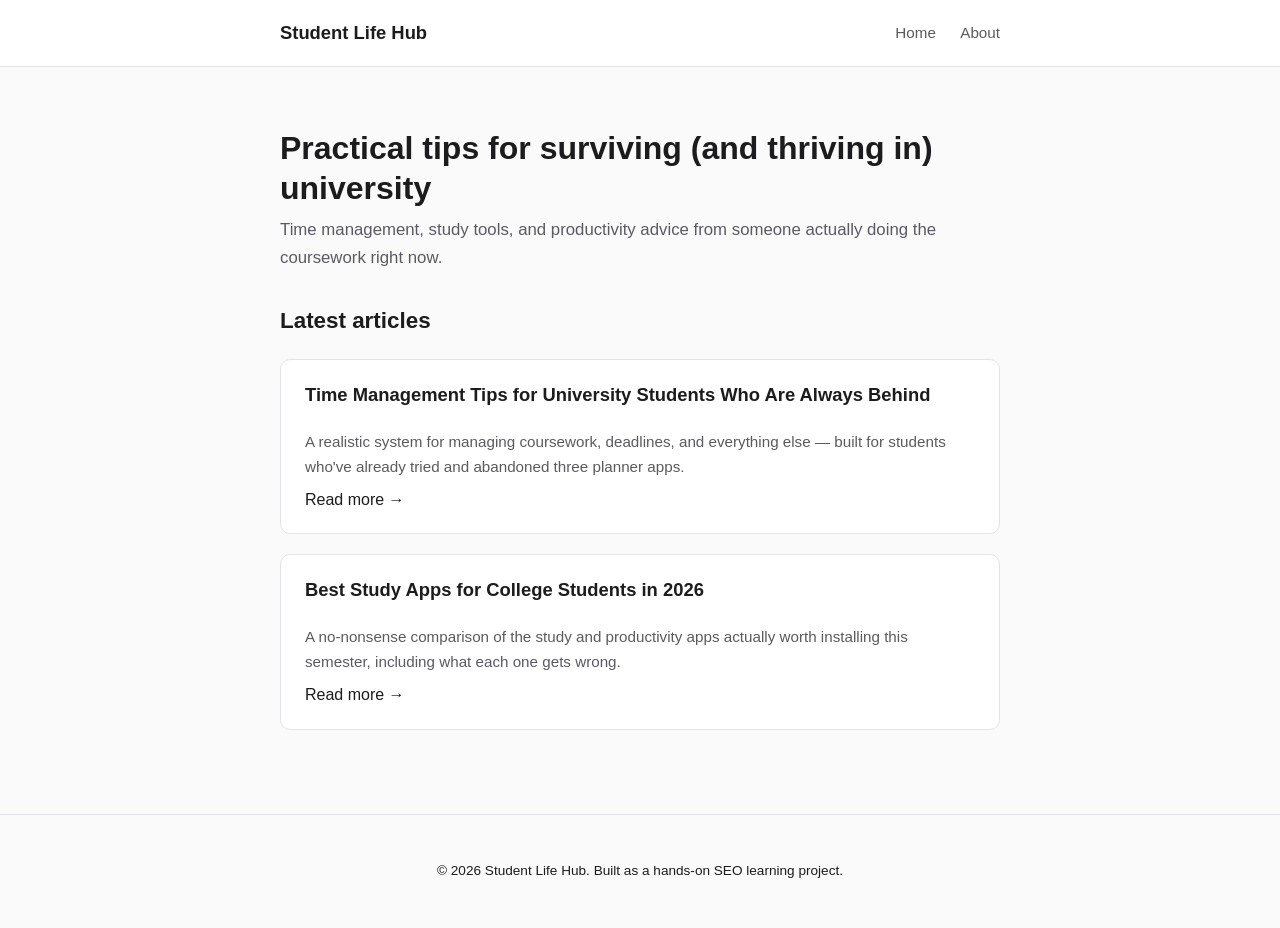
<file: index.html>
<!DOCTYPE html>
<html lang="en">
<head>
<meta charset="UTF-8">
<meta name="viewport" content="width=device-width, initial-scale=1.0">
<title>Student Life Hub | Practical Tips for University Students</title>
<meta name="description" content="Practical, no-fluff guides on time management, productivity, and study tools for university students, written by a current CS student.">
<link rel="canonical" href="https://fuyad22.github.io/StudentLifeHub/">
<meta property="og:type" content="website">
<meta property="og:title" content="Student Life Hub | Practical Tips for University Students">
<meta property="og:description" content="Practical, no-fluff guides on time management, productivity, and study tools for university students.">
  <meta name="google-site-verification" content="k7TNh94xLJM_PYPOw0VKXB4tE9zKTUszJoJQhpKRCmY" />
<meta property="og:url" content="https://fuyad22.github.io/StudentLifeHub/">
<link rel="stylesheet" href="css/style.css">
  <!-- Google tag (gtag.js) -->
<script async src="https://www.googletagmanager.com/gtag/js?id=G-PQTP6H2036"></script>
<script>
  window.dataLayer = window.dataLayer || [];
  function gtag(){dataLayer.push(arguments);}
  gtag('js', new Date());

  gtag('config', 'G-PQTP6H2036');
</script>
<script type="application/ld+json">
{
  "@context": "https://schema.org",
  "@type": "WebSite",
  "name": "Student Life Hub",
  "url": "https://fuyad22.github.io/StudentLifeHub/",
  "description": "Practical, no-fluff guides on time management, productivity, and study tools for university students."
}
</script>
</head>
<body>

<header class="site-header">
  <nav>
    <a class="logo" href="/StudentLifeHub/">Student Life Hub</a>
    <div class="nav-links">
      <a href="/StudentLifeHub/">Home</a>
      <a href="/StudentLifeHub/about.html">About</a>
    </div>
  </nav>
</header>

<main>
  <h1>Practical tips for surviving (and thriving in) university</h1>
  <p class="subtitle">Time management, study tools, and productivity advice from someone actually doing the coursework right now.</p>

  <h2>Latest articles</h2>

  <div class="card">
    <h3><a href="/StudentLifeHub/blog/time-management-tips-for-university-students.html">Time Management Tips for University Students Who Are Always Behind</a></h3>
    <p class="excerpt">A realistic system for managing coursework, deadlines, and everything else — built for students who've already tried and abandoned three planner apps.</p>
    <a href="/StudentLifeHub/blog/time-management-tips-for-university-students.html">Read more &rarr;</a>
  </div>

  <div class="card">
    <h3><a href="/StudentLifeHub/blog/best-study-apps-for-college-students.html">Best Study Apps for College Students in 2026</a></h3>
    <p class="excerpt">A no-nonsense comparison of the study and productivity apps actually worth installing this semester, including what each one gets wrong.</p>
    <a href="/StudentLifeHub/blog/best-study-apps-for-college-students.html">Read more &rarr;</a>
  </div>
</main>

<footer class="site-footer">
  <p>&copy; 2026 Student Life Hub. Built as a hands-on SEO learning project.</p>
</footer>

</body>
</html>
</file>
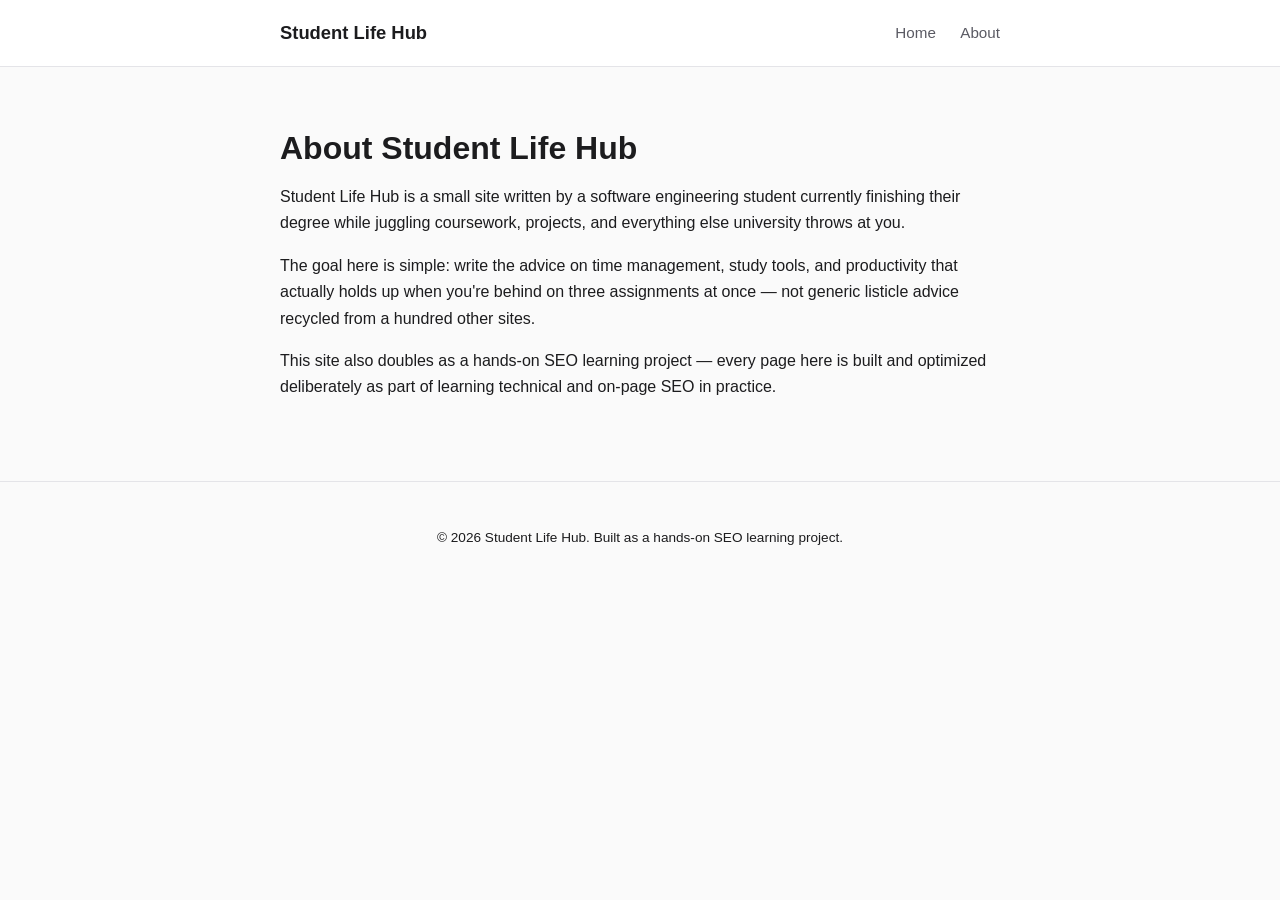
<file: about.html>
<!DOCTYPE html>
<html lang="en">
<head>
<meta charset="UTF-8">
<meta name="viewport" content="width=device-width, initial-scale=1.0">
<title>About | Student Life Hub</title>
<meta name="description" content="Student Life Hub is a small, honest resource for university students on time management, study tools, and productivity — written from real coursework experience.">
<link rel="canonical" href="https://fuyad22.github.io/StudentLifeHub/about.html">
<meta property="og:type" content="website">
<meta property="og:title" content="About | Student Life Hub">
<meta property="og:description" content="Student Life Hub is a small, honest resource for university students on time management, study tools, and productivity.">
<meta property="og:url" content="https://fuyad22.github.io/StudentLifeHub/about.html">
<link rel="stylesheet" href="css/style.css">
  <!-- Google tag (gtag.js) -->
<script async src="https://www.googletagmanager.com/gtag/js?id=G-PQTP6H2036"></script>
<script>
  window.dataLayer = window.dataLayer || [];
  function gtag(){dataLayer.push(arguments);}
  gtag('js', new Date());

  gtag('config', 'G-PQTP6H2036');
</script>
</head>
<body>

<header class="site-header">
  <nav>
    <a class="logo" href="/StudentLifeHub/">Student Life Hub</a>
    <div class="nav-links">
      <a href="/StudentLifeHub/">Home</a>
      <a href="/StudentLifeHub/about.html">About</a>
    </div>
  </nav>
</header>

<main>
  <h1>About Student Life Hub</h1>
  <p>Student Life Hub is a small site written by a software engineering student currently finishing their degree while juggling coursework, projects, and everything else university throws at you.</p>
  <p>The goal here is simple: write the advice on time management, study tools, and productivity that actually holds up when you're behind on three assignments at once — not generic listicle advice recycled from a hundred other sites.</p>
  <p>This site also doubles as a hands-on SEO learning project — every page here is built and optimized deliberately as part of learning technical and on-page SEO in practice.</p>
</main>

<footer class="site-footer">
  <p>&copy; 2026 Student Life Hub. Built as a hands-on SEO learning project.</p>
</footer>

</body>
</html>
</file>
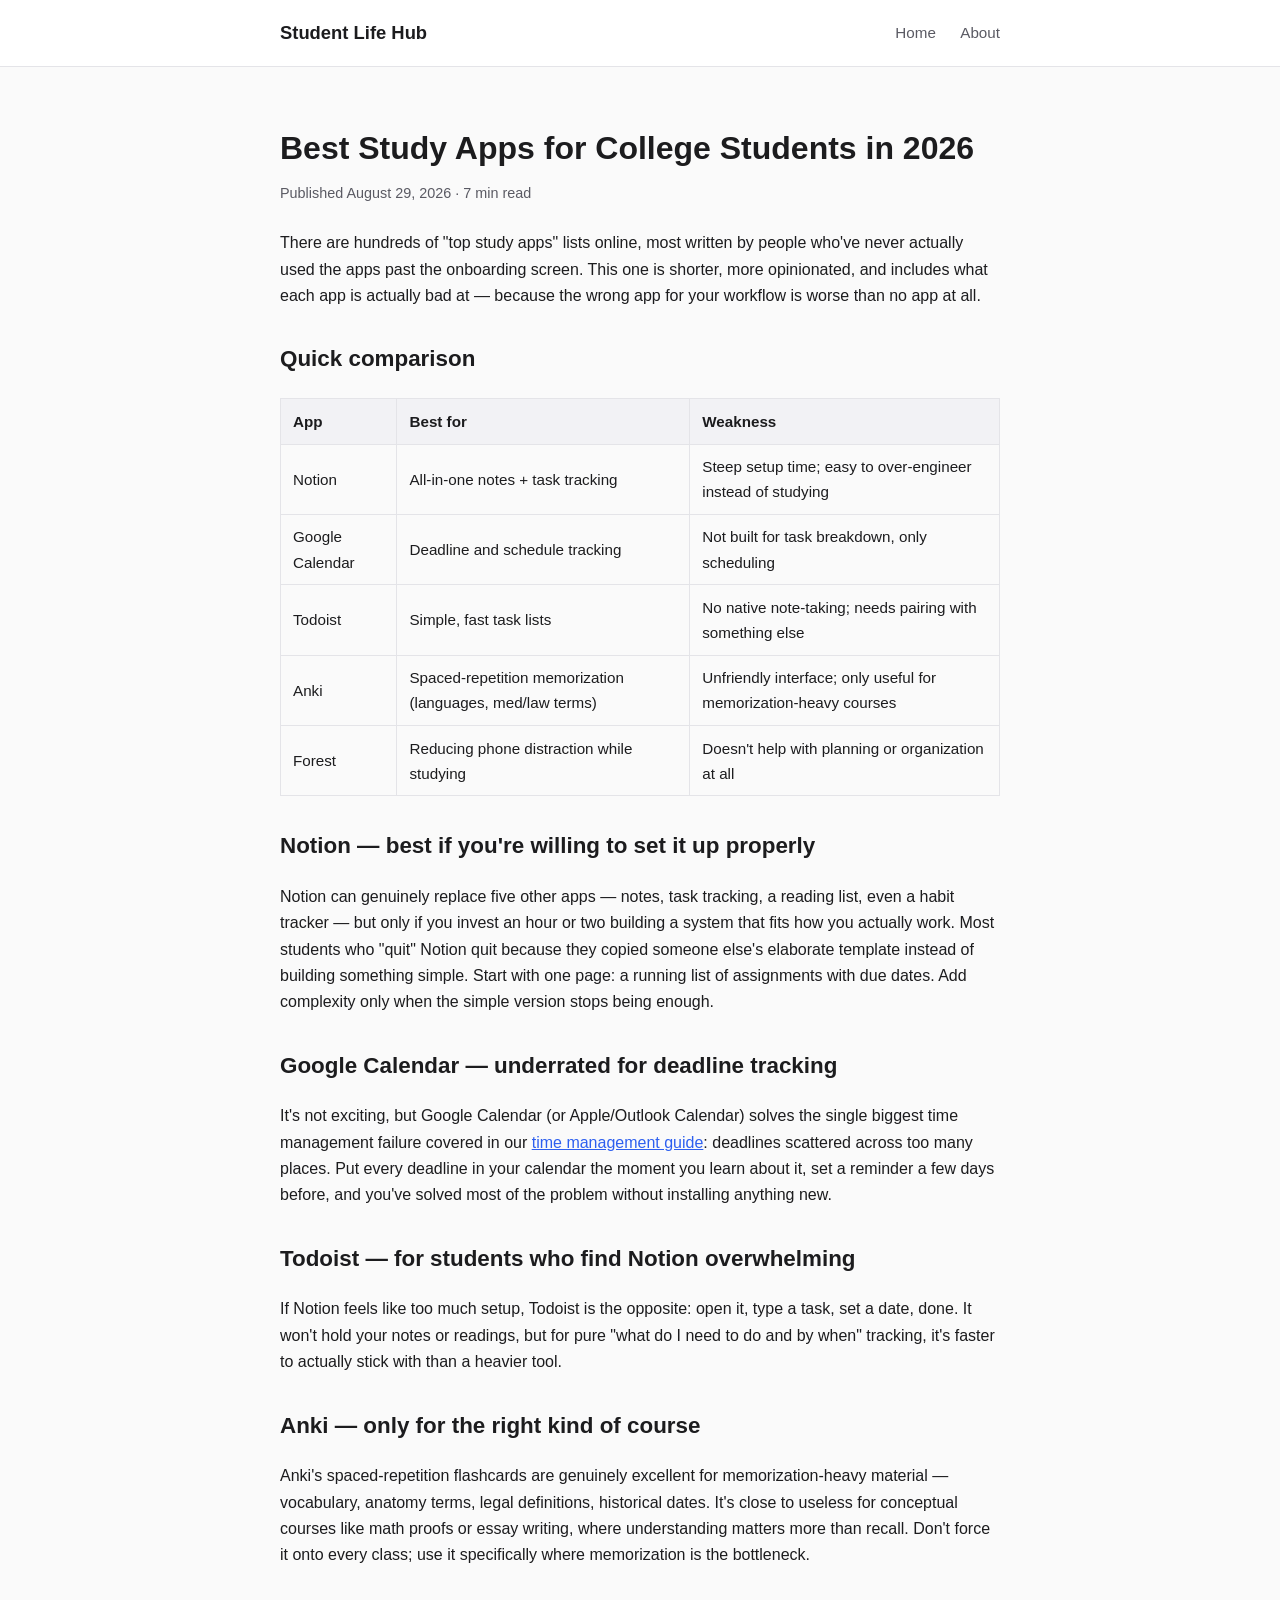
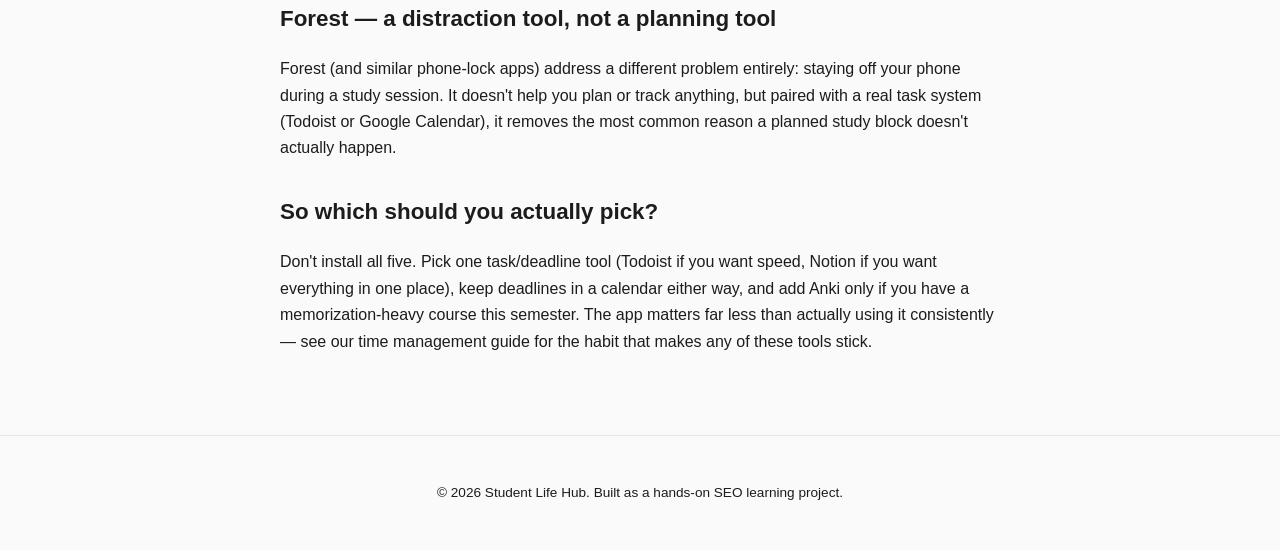
<file: blog/best-study-apps-for-college-students.html>
<!DOCTYPE html>
<html lang="en">
<head>
<meta charset="UTF-8">
<meta name="viewport" content="width=device-width, initial-scale=1.0">
<title>Best Study Apps for College Students in 2026</title>
<meta name="description" content="An honest comparison of the study and productivity apps actually worth installing this semester, including what each one gets wrong.">
<link rel="canonical" href="https://fuyad22.github.io/StudentLifeHub/blog/best-study-apps-for-college-students.html">
<meta property="og:type" content="article">
<meta property="og:title" content="Best Study Apps for College Students in 2026">
<meta property="og:description" content="An honest comparison of the study and productivity apps actually worth installing this semester.">
<meta property="og:url" content="https://fuyad22.github.io/StudentLifeHub/blog/best-study-apps-for-college-students.html">
<link rel="stylesheet" href="../css/style.css">
<!-- Google tag (gtag.js) -->
<script async src="https://www.googletagmanager.com/gtag/js?id=G-PQTP6H2036"></script>
<script>
  window.dataLayer = window.dataLayer || [];
  function gtag(){dataLayer.push(arguments);}
  gtag('js', new Date());

  gtag('config', 'G-PQTP6H2036');
</script>
<script type="application/ld+json">
{
  "@context": "https://schema.org",
  "@type": "Article",
  "headline": "Best Study Apps for College Students in 2026",
  "description": "An honest comparison of the study and productivity apps actually worth installing this semester.",
  "datePublished": "2026-08-29T00:00:00+06:00",
  "author": {
    "@type": "Person",
    "name": "Fuyad",
    "url": "https://fuyad22.github.io/StudentLifeHub/about.html"
  }
}
</script>
</head>
<body>

<header class="site-header">
  <nav>
    <a class="logo" href="/StudentLifeHub/">Student Life Hub</a>
    <div class="nav-links">
      <a href="/StudentLifeHub/">Home</a>
      <a href="/StudentLifeHub/about.html">About</a>
    </div>
  </nav>
</header>

<main>
  <h1>Best Study Apps for College Students in 2026</h1>
  <p class="post-meta">Published August 29, 2026 &middot; 7 min read</p>

  <p>There are hundreds of "top study apps" lists online, most written by people who've never actually used the apps past the onboarding screen. This one is shorter, more opinionated, and includes what each app is actually bad at — because the wrong app for your workflow is worse than no app at all.</p>

  <h2>Quick comparison</h2>
  <table>
    <thead>
      <tr><th>App</th><th>Best for</th><th>Weakness</th></tr>
    </thead>
    <tbody>
      <tr><td>Notion</td><td>All-in-one notes + task tracking</td><td>Steep setup time; easy to over-engineer instead of studying</td></tr>
      <tr><td>Google Calendar</td><td>Deadline and schedule tracking</td><td>Not built for task breakdown, only scheduling</td></tr>
      <tr><td>Todoist</td><td>Simple, fast task lists</td><td>No native note-taking; needs pairing with something else</td></tr>
      <tr><td>Anki</td><td>Spaced-repetition memorization (languages, med/law terms)</td><td>Unfriendly interface; only useful for memorization-heavy courses</td></tr>
      <tr><td>Forest</td><td>Reducing phone distraction while studying</td><td>Doesn't help with planning or organization at all</td></tr>
    </tbody>
  </table>

  <h2>Notion — best if you're willing to set it up properly</h2>
  <p>Notion can genuinely replace five other apps — notes, task tracking, a reading list, even a habit tracker — but only if you invest an hour or two building a system that fits how you actually work. Most students who "quit" Notion quit because they copied someone else's elaborate template instead of building something simple. Start with one page: a running list of assignments with due dates. Add complexity only when the simple version stops being enough.</p>

  <h2>Google Calendar — underrated for deadline tracking</h2>
  <p>It's not exciting, but Google Calendar (or Apple/Outlook Calendar) solves the single biggest time management failure covered in our <a href="/StudentLifeHub/blog/time-management-tips-for-university-students.html">time management guide</a>: deadlines scattered across too many places. Put every deadline in your calendar the moment you learn about it, set a reminder a few days before, and you've solved most of the problem without installing anything new.</p>

  <h2>Todoist — for students who find Notion overwhelming</h2>
  <p>If Notion feels like too much setup, Todoist is the opposite: open it, type a task, set a date, done. It won't hold your notes or readings, but for pure "what do I need to do and by when" tracking, it's faster to actually stick with than a heavier tool.</p>

  <h2>Anki — only for the right kind of course</h2>
  <p>Anki's spaced-repetition flashcards are genuinely excellent for memorization-heavy material — vocabulary, anatomy terms, legal definitions, historical dates. It's close to useless for conceptual courses like math proofs or essay writing, where understanding matters more than recall. Don't force it onto every class; use it specifically where memorization is the bottleneck.</p>

  <h2>Forest — a distraction tool, not a planning tool</h2>
  <p>Forest (and similar phone-lock apps) address a different problem entirely: staying off your phone during a study session. It doesn't help you plan or track anything, but paired with a real task system (Todoist or Google Calendar), it removes the most common reason a planned study block doesn't actually happen.</p>

  <h2>So which should you actually pick?</h2>
  <p>Don't install all five. Pick one task/deadline tool (Todoist if you want speed, Notion if you want everything in one place), keep deadlines in a calendar either way, and add Anki only if you have a memorization-heavy course this semester. The app matters far less than actually using it consistently — see our time management guide for the habit that makes any of these tools stick.</p>
</main>

<footer class="site-footer">
  <p>&copy; 2026 Student Life Hub. Built as a hands-on SEO learning project.</p>
</footer>

</body>
</html>
</file>
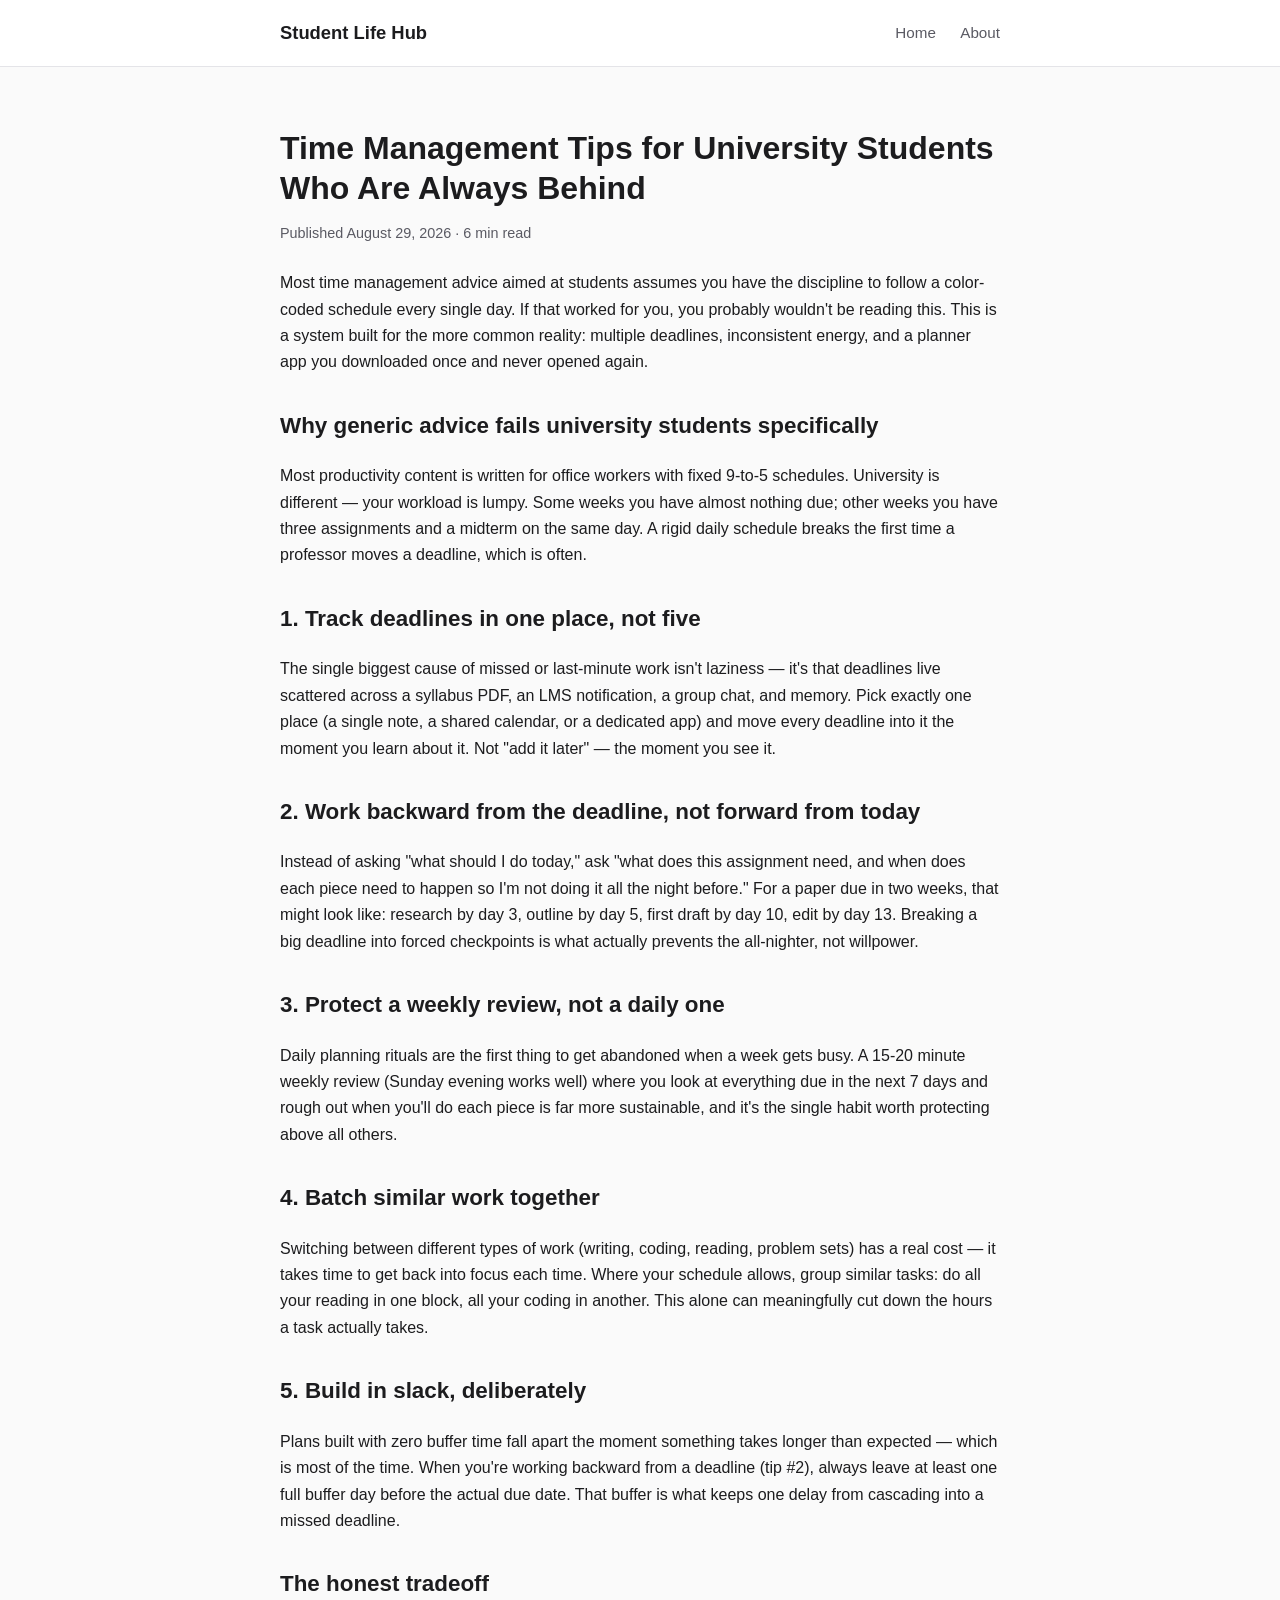
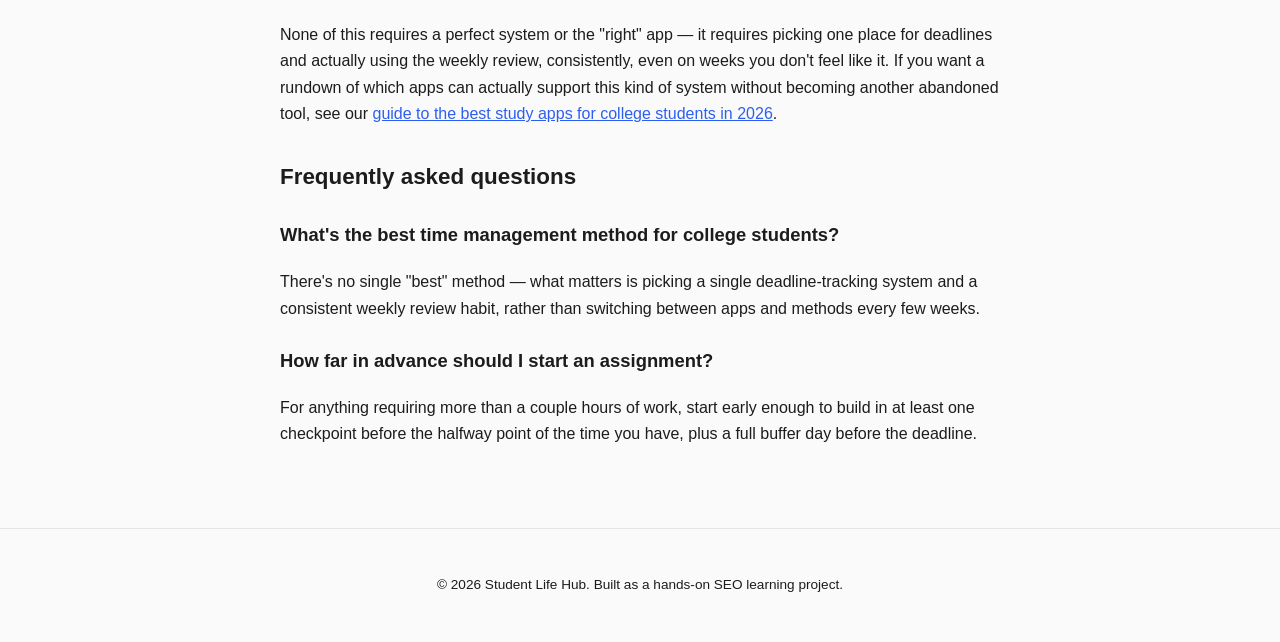
<file: blog/time-management-tips-for-university-students.html>
<!DOCTYPE html>
<html lang="en">
<head>
<meta charset="UTF-8">
<meta name="viewport" content="width=device-width, initial-scale=1.0">
<title>Time Management Tips for University Students Who Are Behind</title>
<meta name="description" content="A realistic time management system for university students juggling coursework, deadlines, and everything else — no perfect-planner-app required.">
<link rel="canonical" href="https://fuyad22.github.io/StudentLifeHub/blog/time-management-tips-for-university-students.html">
<meta property="og:type" content="article">
<meta property="og:title" content="Time Management Tips for University Students Who Are Behind">
<meta property="og:description" content="A realistic time management system for university students juggling coursework, deadlines, and everything else.">
<meta property="og:url" content="https://fuyad22.github.io/StudentLifeHub/blog/time-management-tips-for-university-students.html">
<link rel="stylesheet" href="../css/style.css">
<!-- Google tag (gtag.js) -->
<script async src="https://www.googletagmanager.com/gtag/js?id=G-PQTP6H2036"></script>
<script>
  window.dataLayer = window.dataLayer || [];
  function gtag(){dataLayer.push(arguments);}
  gtag('js', new Date());

  gtag('config', 'G-PQTP6H2036');
</script>
<script type="application/ld+json">
{
  "@context": "https://schema.org",
  "@type": "Article",
  "headline": "Time Management Tips for University Students Who Are Always Behind",
  "description": "A realistic time management system for university students juggling coursework, deadlines, and everything else.",
  "datePublished": "2026-08-29T00:00:00+06:00",
  "author": {
    "@type": "Person",
    "name": "Fuyad",
    "url": "https://fuyad22.github.io/StudentLifeHub/about.html"
  }
}
</script>
</head>
<body>

<header class="site-header">
  <nav>
    <a class="logo" href="/StudentLifeHub/">Student Life Hub</a>
    <div class="nav-links">
      <a href="/StudentLifeHub/">Home</a>
      <a href="/StudentLifeHub/about.html">About</a>
    </div>
  </nav>
</header>

<main>
  <h1>Time Management Tips for University Students Who Are Always Behind</h1>
  <p class="post-meta">Published August 29, 2026 &middot; 6 min read</p>

  <p>Most time management advice aimed at students assumes you have the discipline to follow a color-coded schedule every single day. If that worked for you, you probably wouldn't be reading this. This is a system built for the more common reality: multiple deadlines, inconsistent energy, and a planner app you downloaded once and never opened again.</p>

  <h2>Why generic advice fails university students specifically</h2>
  <p>Most productivity content is written for office workers with fixed 9-to-5 schedules. University is different — your workload is lumpy. Some weeks you have almost nothing due; other weeks you have three assignments and a midterm on the same day. A rigid daily schedule breaks the first time a professor moves a deadline, which is often.</p>

  <h2>1. Track deadlines in one place, not five</h2>
  <p>The single biggest cause of missed or last-minute work isn't laziness — it's that deadlines live scattered across a syllabus PDF, an LMS notification, a group chat, and memory. Pick exactly one place (a single note, a shared calendar, or a dedicated app) and move every deadline into it the moment you learn about it. Not "add it later" — the moment you see it.</p>

  <h2>2. Work backward from the deadline, not forward from today</h2>
  <p>Instead of asking "what should I do today," ask "what does this assignment need, and when does each piece need to happen so I'm not doing it all the night before." For a paper due in two weeks, that might look like: research by day 3, outline by day 5, first draft by day 10, edit by day 13. Breaking a big deadline into forced checkpoints is what actually prevents the all-nighter, not willpower.</p>

  <h2>3. Protect a weekly review, not a daily one</h2>
  <p>Daily planning rituals are the first thing to get abandoned when a week gets busy. A 15-20 minute weekly review (Sunday evening works well) where you look at everything due in the next 7 days and rough out when you'll do each piece is far more sustainable, and it's the single habit worth protecting above all others.</p>

  <h2>4. Batch similar work together</h2>
  <p>Switching between different types of work (writing, coding, reading, problem sets) has a real cost — it takes time to get back into focus each time. Where your schedule allows, group similar tasks: do all your reading in one block, all your coding in another. This alone can meaningfully cut down the hours a task actually takes.</p>

  <h2>5. Build in slack, deliberately</h2>
  <p>Plans built with zero buffer time fall apart the moment something takes longer than expected — which is most of the time. When you're working backward from a deadline (tip #2), always leave at least one full buffer day before the actual due date. That buffer is what keeps one delay from cascading into a missed deadline.</p>

  <h2>The honest tradeoff</h2>
  <p>None of this requires a perfect system or the "right" app — it requires picking one place for deadlines and actually using the weekly review, consistently, even on weeks you don't feel like it. If you want a rundown of which apps can actually support this kind of system without becoming another abandoned tool, see our <a href="/StudentLifeHub/blog/best-study-apps-for-college-students.html">guide to the best study apps for college students in 2026</a>.</p>

  <h2>Frequently asked questions</h2>
  <h3>What's the best time management method for college students?</h3>
  <p>There's no single "best" method — what matters is picking a single deadline-tracking system and a consistent weekly review habit, rather than switching between apps and methods every few weeks.</p>
  <h3>How far in advance should I start an assignment?</h3>
  <p>For anything requiring more than a couple hours of work, start early enough to build in at least one checkpoint before the halfway point of the time you have, plus a full buffer day before the deadline.</p>
</main>

<footer class="site-footer">
  <p>&copy; 2026 Student Life Hub. Built as a hands-on SEO learning project.</p>
</footer>

</body>
</html>
</file>
<file: css/style.css>
:root {
  --bg: #fafafa;
  --text: #1c1c1e;
  --muted: #5a5a63;
  --accent: #2d5fef;
  --card-bg: #ffffff;
  --border: #e4e4e8;
  --max-width: 760px;
}

* { box-sizing: border-box; }

body {
  margin: 0;
  font-family: -apple-system, BlinkMacSystemFont, "Segoe UI", Roboto, Helvetica, Arial, sans-serif;
  background: var(--bg);
  color: var(--text);
  line-height: 1.65;
}

header.site-header {
  border-bottom: 1px solid var(--border);
  background: var(--card-bg);
}

.site-header nav {
  max-width: var(--max-width);
  margin: 0 auto;
  padding: 1.1rem 1.25rem;
  display: flex;
  justify-content: space-between;
  align-items: center;
}

.site-header .logo {
  font-weight: 700;
  font-size: 1.15rem;
  color: var(--text);
  text-decoration: none;
}

.site-header .nav-links a {
  color: var(--muted);
  text-decoration: none;
  margin-left: 1.25rem;
  font-size: 0.95rem;
}

.site-header .nav-links a:hover { color: var(--accent); }

main {
  max-width: var(--max-width);
  margin: 0 auto;
  padding: 2.5rem 1.25rem 4rem;
}

h1 { font-size: 2rem; line-height: 1.25; margin-bottom: 0.5rem; }
h2 { font-size: 1.4rem; margin-top: 2rem; }
h3 { font-size: 1.15rem; margin-top: 1.5rem; }

p { color: var(--text); }

.subtitle { color: var(--muted); font-size: 1.05rem; margin-top: 0; }

.post-meta {
  color: var(--muted);
  font-size: 0.9rem;
  margin-bottom: 1.5rem;
}

.card {
  background: var(--card-bg);
  border: 1px solid var(--border);
  border-radius: 10px;
  padding: 1.25rem 1.5rem;
  margin-bottom: 1.25rem;
}

.card h3 { margin-top: 0; }

.card a { color: var(--text); text-decoration: none; }
.card a:hover { color: var(--accent); }

.card .excerpt { color: var(--muted); font-size: 0.95rem; margin-bottom: 0.5rem; }

a { color: var(--accent); }

footer.site-footer {
  border-top: 1px solid var(--border);
  text-align: center;
  padding: 2rem 1.25rem;
  color: var(--muted);
  font-size: 0.85rem;
}

ul, ol { padding-left: 1.4rem; }
li { margin-bottom: 0.4rem; }

table {
  width: 100%;
  border-collapse: collapse;
  margin: 1.25rem 0;
  font-size: 0.95rem;
}

th, td {
  border: 1px solid var(--border);
  padding: 0.6rem 0.75rem;
  text-align: left;
}

th {
  background: #f2f2f5;
}

blockquote {
  border-left: 3px solid var(--accent);
  margin: 1.5rem 0;
  padding: 0.25rem 1rem;
  color: var(--muted);
  font-style: italic;
}
</file>
